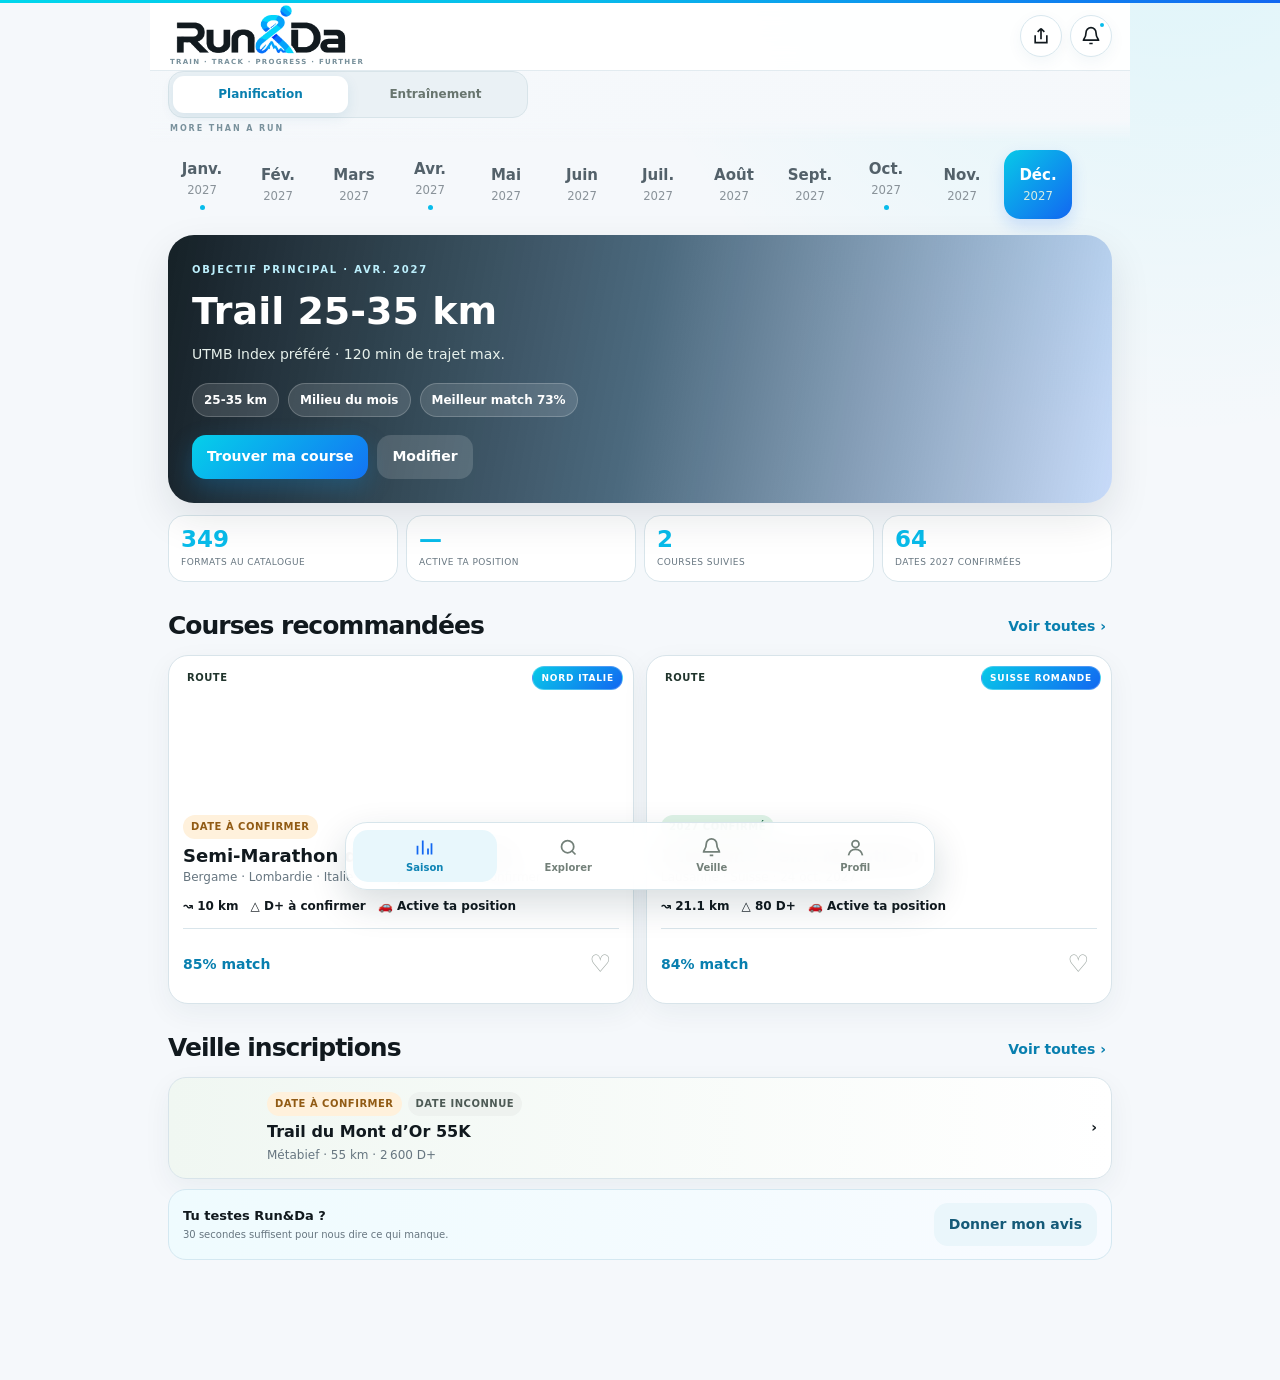
<file: index.html>
<!doctype html>
<html lang="fr">
<head>
<meta charset="utf-8"><meta name="viewport" content="width=device-width,initial-scale=1,viewport-fit=cover">
<meta name="theme-color" content="#08BCEB"><meta name="apple-mobile-web-app-capable" content="yes"><meta name="apple-mobile-web-app-title" content="Run&Da">
<title>Run&Da Beta</title><meta name="description" content="Run&Da réunit planification de saison, découverte de courses et suivi de tes entraînements.">
<link rel="manifest" href="manifest.json"><link rel="icon" type="image/png" href="icon-192.png?v=12"><link rel="apple-touch-icon" sizes="180x180" href="apple-touch-icon.png?v=12"><link rel="stylesheet" href="styles-v2.css">
</head><body><div class="app">
<header class="topbar"><button class="brand" data-go="season" aria-label="Run&Da — Planification"><span class="brand-shell"><img class="runanda-wordmark" src="runanda-wordmark.png?v=12" alt="Run&Da"><small class="runanda-tagline">TRAIN · TRACK · PROGRESS · FURTHER</small></span></button><div class="actions"><button class="round" id="shareBtn" aria-label="Partager"><svg viewBox="0 0 24 24"><path d="M12 16V3m0 0L8 7m4-4 4 4M5 11v9h14v-9"/></svg></button><button class="round" id="notifBtn" aria-label="Notifications"><span class="notify-dot"></span><svg viewBox="0 0 24 24"><path d="M18 8a6 6 0 0 0-12 0c0 6-3 7-3 9h18c0-2-3-3-3-9M10 21h4"/></svg></button></div></header>
<main>
<section class="view active" id="seasonView"><div class="month-strip" id="months"></div><div class="hero" id="hero"></div><div class="section"><div class="section-head"><h2>Courses recommandées</h2><button class="linkbtn" data-go="explore">Voir toutes ›</button></div><div class="cards2" id="recommended"></div></div><div class="section"><div class="section-head"><h2>Veille inscriptions</h2><button class="linkbtn" data-go="watch">Voir toutes ›</button></div><div id="watchPreview"></div></div></section>
<section class="view" id="exploreView"><div class="page-title"><span class="eyebrow">Trouver sa prochaine aventure</span><h1>Explorer</h1><p>Catalogue régional bêta 2027 : France Est/Jura, Suisse romande et Vallée d’Aoste. Les dates à confirmer sont signalées clairement avant inscription.</p></div><div class="search"><input id="searchInput" placeholder="Nom, ville, distance…"><button class="btn primary" id="customRaceBtn">+ Course</button></div><div class="chips" id="chips"><button class="chip active" data-filter="all">Toutes</button><button class="chip" data-filter="trail">Trail</button><button class="chip" data-filter="road">Route</button><button class="chip" data-filter="index">UTMB Index</button><button class="chip" data-filter="near">Dans mon rayon</button><button class="chip" data-filter="france">France</button><button class="chip" data-filter="swiss">Suisse</button><button class="chip" data-filter="italy">Italie</button><button class="chip" data-filter="utmbws">UTMB WS</button><button class="chip" data-filter="torx">TORX</button></div><div class="race-list" id="raceList"></div></section>
<section class="view" id="watchView"><div class="page-title"><span class="eyebrow">Suivi personnel</span><h1>Veille</h1><p>Suis les courses qui t’intéressent, marque celles où tu es inscrit et retrouve les ouvertures à venir.</p></div><div class="watch-list" id="watchList"></div></section>
<section class="view" id="profileView"><div class="page-title"><span class="eyebrow">Réglages de la bêta</span><h1>Profil</h1><p>Pas de compte serveur : tes informations restent sur cet appareil. Tu peux les exporter pour les sauvegarder ou les transférer.</p></div><div class="settings"><div class="setting"><label>Prénom</label><input type="text" id="nameInput" placeholder="Ex. Éric"></div><div class="setting"><label>Point de départ</label><p id="locationText">Position non définie. La géolocalisation reste sur ton appareil.</p><button class="btn primary" id="geoBtn">Utiliser ma position</button></div><div class="setting"><label>Temps de trajet maximum</label><div class="range-line"><input type="range" id="travelRange" min="30" max="240" step="15"><b id="travelLabel"></b></div><p>Run&Da estime gratuitement le trajet à partir de la distance à vol d’oiseau. Ce n’est pas encore un calcul routier réel.</p></div><div class="setting"><label>Préférence UTMB Index</label><select id="indexSelect"><option value="prefer">Les mettre en avant</option><option value="required">Uniquement Index pour mes trails</option><option value="any">Peu importe</option></select></div><div class="setting"><label>Données & partage</label><div class="profile-actions"><button class="btn secondary" id="exportBtn">Exporter mes données</button><button class="btn secondary" id="importBtn">Importer</button><button class="btn secondary" id="feedbackBtn">Donner mon avis</button><button class="btn outline" id="resetBtn">Réinitialiser</button></div><input type="file" id="importFile" accept="application/json" hidden></div></div><div class="beta-note"><b>Bêta sans IA, sans compte et sans base payante.</b><p>Objectifs, favoris, inscriptions, préférences et feedback sont stockés dans le navigateur. Une future version pourra synchroniser ces données dans le cloud, mais ce n’est pas nécessaire pour tester le concept auprès de tes collègues.</p></div></section>
</main>
<nav class="bottomnav"><button class="nav active" data-go="season"><svg viewBox="0 0 24 24"><path d="M4 20V10m6 10V4m6 16v-7m4 7V7"/></svg>Saison</button><button class="nav" data-go="explore"><svg viewBox="0 0 24 24"><circle cx="11" cy="11" r="7"/><path d="m20 20-4-4"/></svg>Explorer</button><button class="nav" data-go="watch"><svg viewBox="0 0 24 24"><path d="M18 8a6 6 0 0 0-12 0c0 6-3 7-3 9h18c0-2-3-3-3-9M10 21h4"/></svg>Veille</button><button class="nav" data-go="profile"><svg viewBox="0 0 24 24"><circle cx="12" cy="8" r="4"/><path d="M4 21c1-5 4-7 8-7s7 2 8 7"/></svg>Profil</button></nav>
</div>
<dialog id="goalDialog"><form class="modal" id="goalForm"><div class="modal-head"><div><span class="eyebrow">Objectif de saison</span><h2 id="goalTitle">Ajouter un objectif</h2></div><button type="button" class="x" data-close>×</button></div><input id="goalId" type="hidden"><div class="formgrid"><div class="field"><label>Type</label><select id="goalType"><option>Trail</option><option>10 km</option><option>Semi-marathon</option><option>Marathon</option><option>Ultra trail</option></select></div><div class="field"><label>Mois</label><select id="goalMonth"></select></div><div class="field"><label>Distance min (km)</label><input id="goalMin" type="number" min="1" value="20"></div><div class="field"><label>Distance max (km)</label><input id="goalMax" type="number" min="1" value="35"></div><div class="field"><label>Fenêtre</label><select id="goalWindow"><option value="month">Tout le mois</option><option value="early">Début du mois</option><option value="mid">Milieu du mois</option><option value="late">Fin du mois</option></select></div><div class="field"><label>Trajet max (min)</label><input id="goalTravel" type="number" min="15" value="90"></div><div class="field"><label>Index</label><select id="goalIndex"><option value="prefer">Préféré</option><option value="required">Obligatoire</option><option value="any">Peu importe</option></select></div><div class="field"><label>Priorité</label><select id="goalPriority"><option value="main">Objectif principal</option><option value="normal">Objectif secondaire</option></select></div></div><button class="btn primary" type="submit">Enregistrer l’objectif</button></form></dialog>
<dialog id="raceDialog"><div class="modal" id="raceDetail"></div></dialog>
<dialog id="customDialog"><form class="modal" id="customForm"><div class="modal-head"><div><span class="eyebrow">Catalogue personnel</span><h2>Ajouter une course</h2></div><button type="button" class="x" data-close>×</button></div><div class="formgrid"><div class="field"><label>Nom</label><input id="crName" required></div><div class="field"><label>Ville</label><input id="crCity" required></div><div class="field"><label>Date</label><input id="crDate" type="date" required></div><div class="field"><label>Type</label><select id="crType"><option value="trail">Trail</option><option value="road">Route</option></select></div><div class="field"><label>Distance km</label><input id="crDistance" type="number" min="1" required></div><div class="field"><label>D+ mètres</label><input id="crElev" type="number" min="0" value="0"></div><div class="field"><label>UTMB Index</label><select id="crIndex"><option value="">Non / inconnu</option><option value="20K">20K</option><option value="50K">50K</option><option value="100K">100K</option><option value="100M">100M</option></select></div><div class="field"><label>Ouverture inscriptions</label><input id="crOpen" type="date"></div></div><button class="btn primary" type="submit">Ajouter au catalogue local</button></form></dialog>
<dialog id="feedbackDialog"><form class="modal" id="feedbackForm"><div class="modal-head"><div><span class="eyebrow">Bêta test</span><h2>Ton avis</h2></div><button type="button" class="x" data-close>×</button></div><div class="field"><label>Note / 5</label><select id="fbRating"><option value="5">5 - Excellent</option><option value="4">4 - Très bien</option><option value="3">3 - Correct</option><option value="2">2 - À améliorer</option><option value="1">1 - Pas convaincu</option></select></div><div class="field" style="margin-top:10px"><label>Commentaire</label><textarea id="fbText" placeholder="Ce qui est clair, ce qui manque, ce qui t'agace..."></textarea></div><button class="btn primary" type="submit">Enregistrer et partager</button></form></dialog>
<div class="toast" id="toast"></div>
<script src="app-v2.js"></script><script src="catalog-fr.js"></script><script src="catalog-ch-trail.js"></script><script src="catalog-ch-road.js"></script><script src="catalog-it.js"></script><script src="catalog-finishers-east.js"></script><script src="catalog-local-romandie.js"></script><script src="catalog-ui.js"></script></body></html>
</file>
<file: styles-v2.css>
:root{--bg:#f6f7f3;--card:#fff;--ink:#10202b;--muted:#6d7880;--green:#155b43;--green2:#2f8061;--soft:#e8f2ec;--line:#dfe5df;--amber:#d58b32;--red:#c9534c;--shadow:0 14px 36px rgba(31,49,42,.09)}*{box-sizing:border-box}html{scroll-behavior:smooth}body{margin:0;background:var(--bg);color:var(--ink);font:14px/1.4 Inter,ui-sans-serif,system-ui,-apple-system,BlinkMacSystemFont,"Segoe UI",sans-serif;-webkit-font-smoothing:antialiased}button,input,select,textarea{font:inherit;color:inherit}.app{max-width:980px;margin:auto;min-height:100vh;padding-bottom:88px}.topbar{position:sticky;top:0;z-index:20;padding:14px 18px 11px;background:rgba(246,247,243,.92);backdrop-filter:blur(14px);display:flex;align-items:center;justify-content:space-between}.brand{display:flex;align-items:center;gap:10px;border:0;background:none;padding:0;font-weight:850;font-size:24px;letter-spacing:-.7px}.brand svg{width:36px;height:36px}.brand b{color:var(--green)}.actions{display:flex;gap:8px}.round{width:42px;height:42px;border-radius:50%;border:1px solid var(--line);background:#fff;display:grid;place-items:center;position:relative}.round svg{width:20px;height:20px;fill:none;stroke:currentColor;stroke-width:2}.notify-dot{position:absolute;width:8px;height:8px;border-radius:50%;background:var(--green2);right:5px;top:5px;border:2px solid #fff}.view{display:none;padding:0 18px 32px}.view.active{display:block}.month-strip{display:flex;gap:8px;overflow:auto;padding:8px 0 16px;scrollbar-width:none}.month-strip::-webkit-scrollbar{display:none}.month{min-width:68px;border:0;background:transparent;border-radius:16px;padding:9px 8px;color:#53616a;text-align:center}.month b{display:block;font-size:15px}.month small{display:block;color:#899299;margin-top:2px}.month.has:after{content:"";display:block;width:5px;height:5px;background:var(--green2);border-radius:50%;margin:6px auto 0}.month.active{background:var(--green);color:white}.month.active small{color:#d6ece3}.hero{min-height:260px;border-radius:26px;overflow:hidden;color:#fff;position:relative;padding:24px;background:linear-gradient(90deg,rgba(11,39,31,.92),rgba(11,39,31,.28)),url('https://images.unsplash.com/photo-1501785888041-af3ef285b470?auto=format&fit=crop&w=1500&q=80') center/cover;box-shadow:var(--shadow)}.hero .eyebrow,.eyebrow{text-transform:uppercase;letter-spacing:.18em;font-weight:800;font-size:10px}.hero h1{font-size:38px;line-height:1.02;margin:14px 0 8px;max-width:580px}.hero p{max-width:520px;color:#e6f0eb}.hero-meta{display:flex;flex-wrap:wrap;gap:9px;margin:18px 0}.glass{padding:8px 11px;border-radius:999px;background:rgba(255,255,255,.13);border:1px solid rgba(255,255,255,.2);font-weight:700;font-size:12px}.hero-actions{display:flex;gap:9px;flex-wrap:wrap}.btn{border:0;border-radius:14px;padding:12px 15px;font-weight:800;cursor:pointer}.btn.primary{background:var(--green);color:#fff}.hero .btn.primary{background:#fff;color:var(--green)}.btn.secondary{background:#eef2ee}.btn.outline{background:transparent;border:1px solid var(--line)}.section{margin-top:26px}.section-head{display:flex;align-items:end;justify-content:space-between;margin-bottom:12px}.section-head h2{font-size:25px;margin:0;letter-spacing:-.5px}.linkbtn{border:0;background:none;color:var(--green);font-weight:800;padding:6px}.cards2{display:grid;grid-template-columns:repeat(2,1fr);gap:12px}.race-card{background:var(--card);border:1px solid var(--line);border-radius:20px;overflow:hidden;box-shadow:0 8px 24px rgba(30,52,44,.05);cursor:pointer}.race-img{height:128px;background-size:cover;background-position:center;position:relative}.badge{display:inline-flex;align-items:center;gap:5px;border-radius:999px;padding:5px 8px;font-weight:800;font-size:10px;text-transform:uppercase;letter-spacing:.05em;background:#eef2ef;color:#4d5a55}.race-img .badge{position:absolute;left:10px;top:10px;background:rgba(255,255,255,.9)}.badge.index{background:#e4f0ff;color:#185081}.badge.open{background:#daf1e4;color:#176b47}.badge.soon{background:#f8ead6;color:#9a601c}.race-body{padding:14px}.race-body h3{font-size:18px;margin:0 0 3px;line-height:1.15}.sub{color:var(--muted);font-size:12px}.metrics{display:flex;gap:12px;flex-wrap:wrap;margin-top:12px;font-size:12px;font-weight:750}.match{display:flex;justify-content:space-between;align-items:center;margin-top:13px;padding-top:11px;border-top:1px solid var(--line)}.score{font-weight:900;color:var(--green)}.watch-preview,.watch-row{background:linear-gradient(90deg,#f0f7f2,#fff);border:1px solid #dbe9df;border-radius:18px;padding:14px;display:grid;grid-template-columns:1fr auto;gap:12px;align-items:center}.watch-preview h3,.watch-row h3{margin:5px 0 3px;font-size:16px}.page-title{padding:16px 0 8px}.page-title h1{font-size:38px;margin:3px 0 6px;letter-spacing:-1.2px}.page-title p{margin:0;color:var(--muted);max-width:620px}.search{display:flex;gap:8px;margin:14px 0 10px}.search input{width:100%;height:48px;border:1px solid var(--line);background:#fff;border-radius:14px;padding:0 14px;outline:none}.chips{display:flex;gap:7px;overflow:auto;padding-bottom:12px;scrollbar-width:none}.chip{white-space:nowrap;border:1px solid var(--line);background:#fff;border-radius:999px;padding:8px 11px;font-weight:750;color:#52605a}.chip.active{background:var(--green);color:#fff;border-color:var(--green)}.race-list{display:grid;gap:10px}.list-card{background:#fff;border:1px solid var(--line);border-radius:18px;padding:10px;display:grid;grid-template-columns:105px 1fr auto;gap:12px;align-items:center}.thumb{height:82px;border-radius:13px;background-size:cover;background-position:center}.list-card h3{margin:2px 0;font-size:16px}.list-card .metrics{margin-top:7px}.heart{border:0;background:none;font-size:24px;color:#9ba5a0;padding:8px}.heart.on{color:var(--green)}.empty{border:1px dashed #bfc9c3;border-radius:18px;padding:22px;color:var(--muted);text-align:center}.watch-list{display:grid;gap:10px}.status-group{display:flex;gap:6px;flex-wrap:wrap}.settings{display:grid;gap:10px}.setting{background:#fff;border:1px solid var(--line);border-radius:18px;padding:15px}.setting label{display:block;font-weight:850;margin-bottom:5px}.setting p{margin:0 0 10px;color:var(--muted);font-size:12px}.setting input[type=text],.setting input[type=number],.setting select,.setting textarea{width:100%;border:1px solid var(--line);border-radius:12px;padding:11px;background:#fbfcfa}.range-line{display:flex;align-items:center;gap:12px}.range-line input{flex:1;accent-color:var(--green)}.profile-actions{display:grid;grid-template-columns:repeat(2,1fr);gap:9px}.beta-note{margin-top:18px;background:#102b22;color:#fff;border-radius:22px;padding:18px}.beta-note p{color:#c9dbd3}.bottomnav{position:fixed;left:50%;bottom:10px;transform:translateX(-50%);z-index:30;width:min(590px,calc(100% - 24px));display:grid;grid-template-columns:repeat(4,1fr);padding:7px;background:rgba(255,255,255,.93);border:1px solid var(--line);border-radius:22px;box-shadow:0 12px 34px rgba(25,46,38,.16);backdrop-filter:blur(14px)}.nav{border:0;background:none;border-radius:15px;padding:7px 2px;color:#738079;font-size:10px;font-weight:800;display:flex;flex-direction:column;align-items:center;gap:3px}.nav svg{width:21px;height:21px;fill:none;stroke:currentColor;stroke-width:2}.nav.active{color:var(--green);background:var(--soft)}dialog{border:0;padding:0;background:transparent;width:min(620px,calc(100% - 18px));max-width:none}dialog::backdrop{background:rgba(11,26,21,.55);backdrop-filter:blur(3px)}.modal{background:var(--bg);border-radius:24px;max-height:88vh;overflow:auto;padding:18px}.modal-head{display:flex;justify-content:space-between;gap:10px;align-items:start}.modal-head h2{margin:2px 0 16px}.x{width:36px;height:36px;border-radius:50%;border:1px solid var(--line);background:#fff;font-size:20px}.formgrid{display:grid;grid-template-columns:1fr 1fr;gap:10px}.field label{display:block;font-size:10px;font-weight:850;text-transform:uppercase;letter-spacing:.08em;color:#6b7771;margin:0 0 5px}.field input,.field select,.field textarea{width:100%;height:46px;border:1px solid var(--line);background:#fff;border-radius:12px;padding:0 11px}.field textarea{height:90px;padding-top:10px;resize:vertical}.modal .btn{width:100%;margin-top:14px}.detail-hero{min-height:190px;border-radius:18px;padding:18px;color:#fff;background-position:center;background-size:cover;position:relative;overflow:hidden}.detail-hero:before{content:"";position:absolute;inset:0;background:linear-gradient(90deg,rgba(8,33,25,.88),rgba(8,33,25,.25))}.detail-hero>*{position:relative}.detail-hero h2{font-size:32px;margin:12px 0 5px;max-width:430px}.detail-grid{display:grid;grid-template-columns:repeat(4,1fr);gap:7px;margin:12px 0}.kpi{background:#fff;border:1px solid var(--line);border-radius:14px;padding:10px}.kpi b{display:block;font-size:17px}.kpi small{color:var(--muted);font-size:9px;text-transform:uppercase}.detail-note{background:var(--soft);border-radius:14px;padding:12px;color:#395148;font-size:12px}.toast{position:fixed;z-index:80;left:50%;bottom:92px;transform:translate(-50%,20px);opacity:0;transition:.2s;background:#102b22;color:#fff;border-radius:999px;padding:10px 14px;max-width:calc(100% - 20px);white-space:nowrap;overflow:hidden;text-overflow:ellipsis}.toast.show{opacity:1;transform:translate(-50%,0)}.muted{color:var(--muted)}.small{font-size:11px}.desktop-only{display:block}@media(max-width:680px){.app{max-width:600px}.topbar{padding-inline:14px}.view{padding-inline:14px}.brand{font-size:21px}.brand svg{width:32px}.month{min-width:62px}.hero{min-height:300px;padding:20px}.hero h1{font-size:34px}.cards2{grid-template-columns:1fr 1fr;gap:9px}.race-img{height:100px}.race-body{padding:11px}.race-body h3{font-size:15px}.race-body .sub{min-height:34px}.metrics{gap:8px;font-size:10px}.list-card{grid-template-columns:88px 1fr auto}.thumb{height:74px}.formgrid{grid-template-columns:1fr 1fr}.detail-grid{grid-template-columns:repeat(2,1fr)}.profile-actions{grid-template-columns:1fr 1fr}.page-title h1{font-size:34px}}@media(max-width:420px){.cards2{grid-template-columns:1fr}.race-img{height:135px}.formgrid{grid-template-columns:1fr}.profile-actions{grid-template-columns:1fr}.list-card{grid-template-columns:82px 1fr auto}.list-card .metrics span:nth-child(3){display:none}}
</file>
